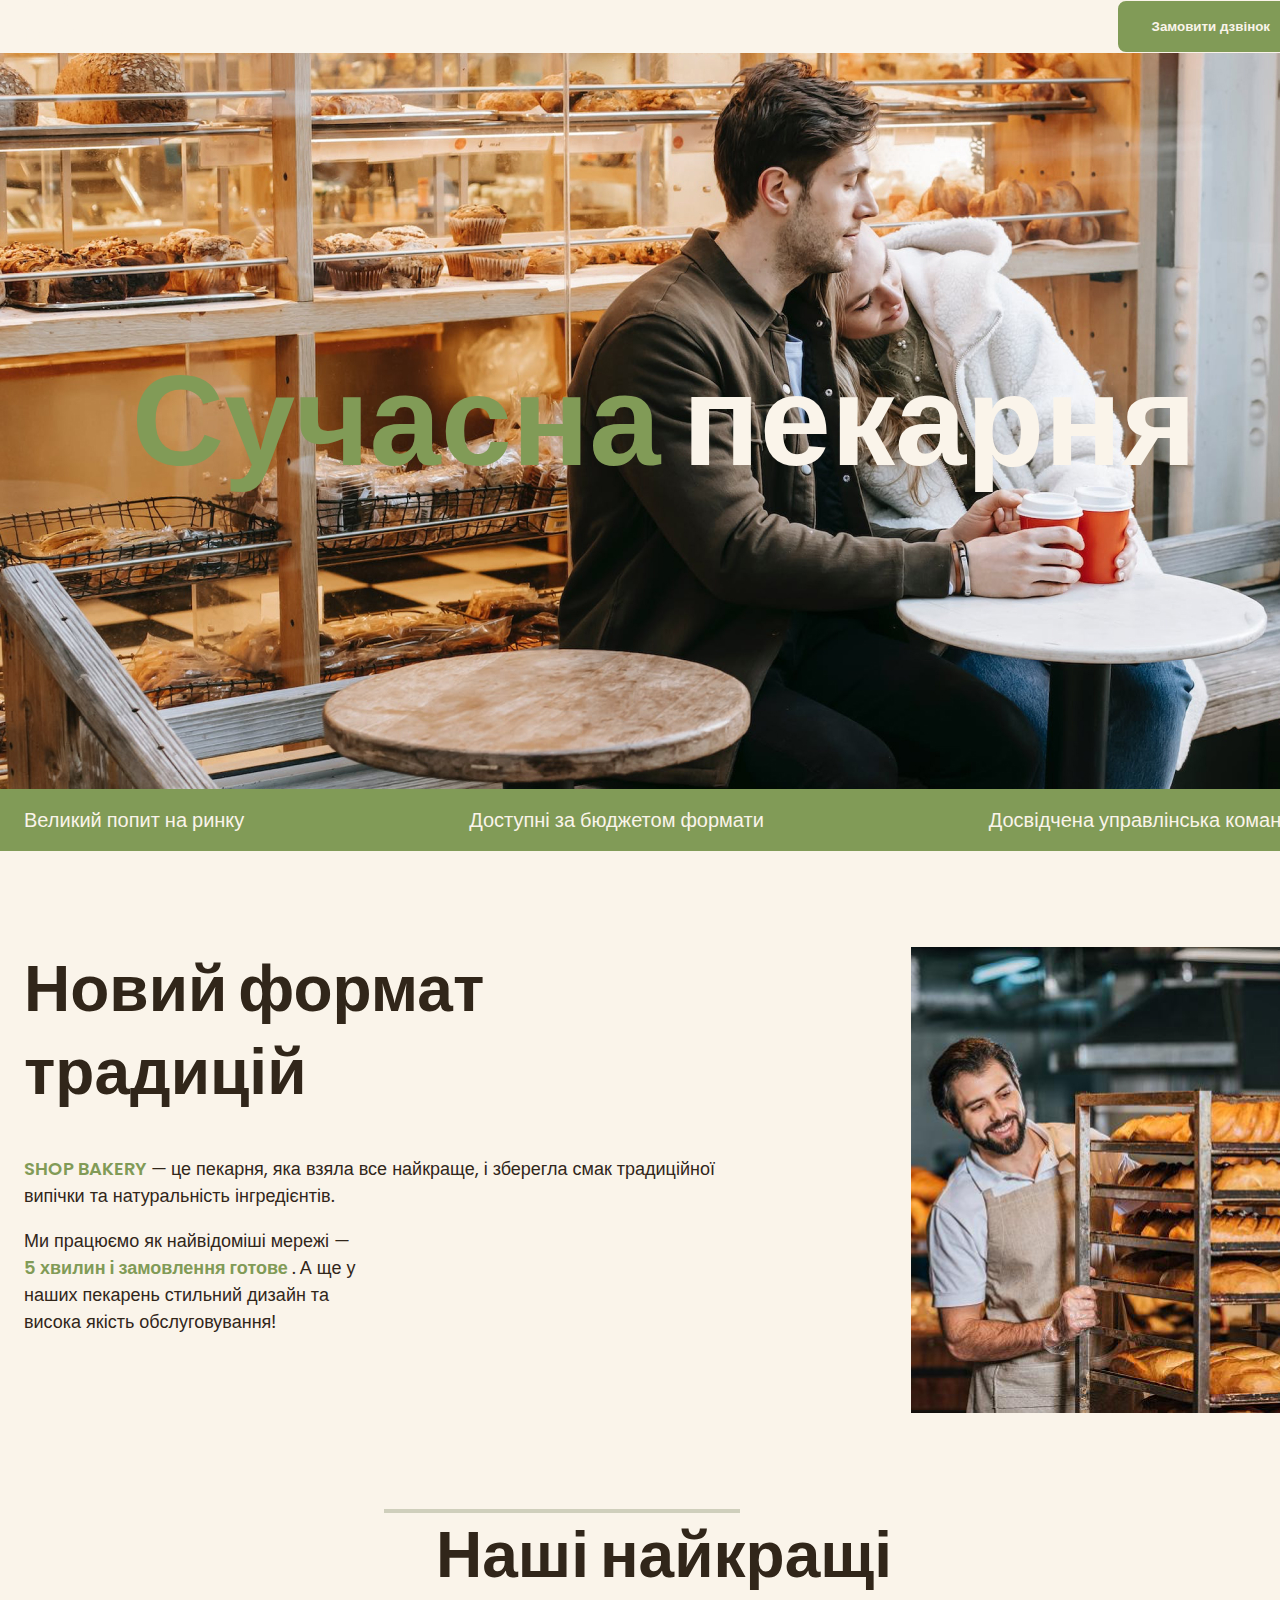
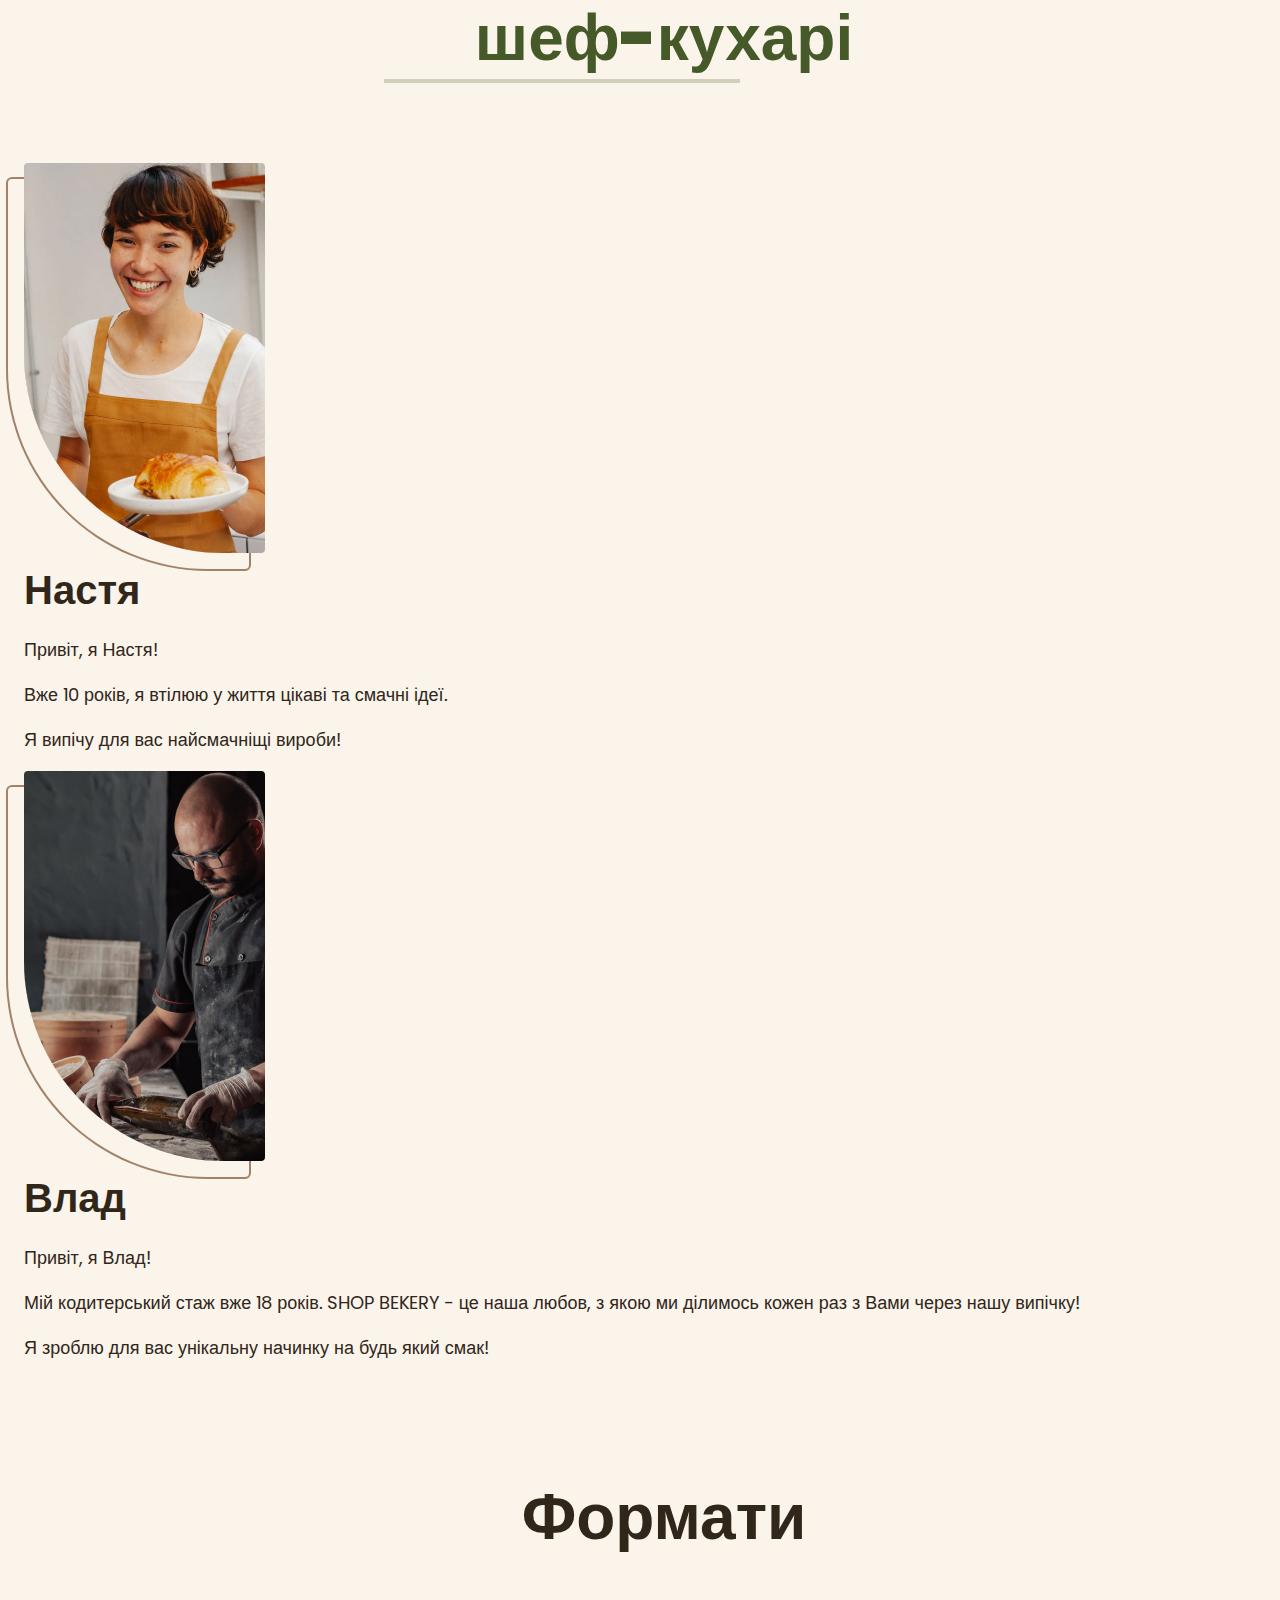
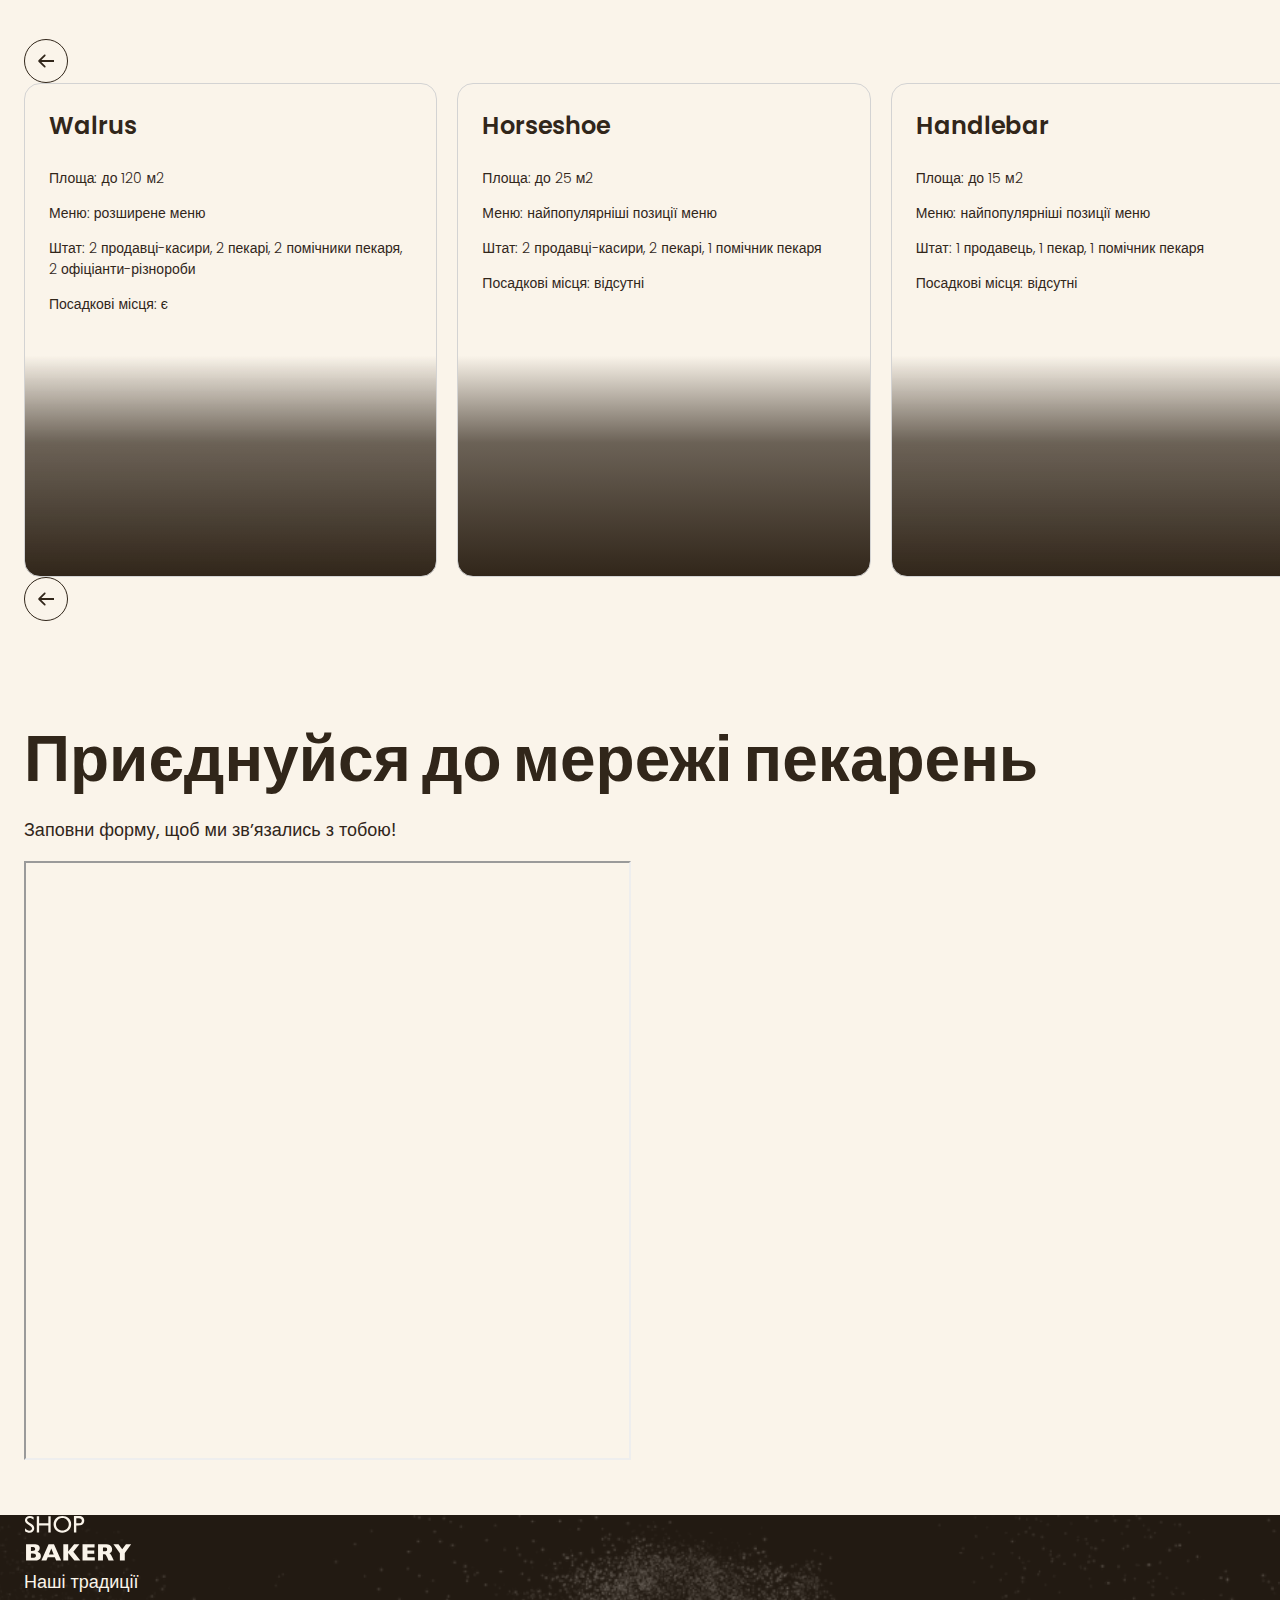
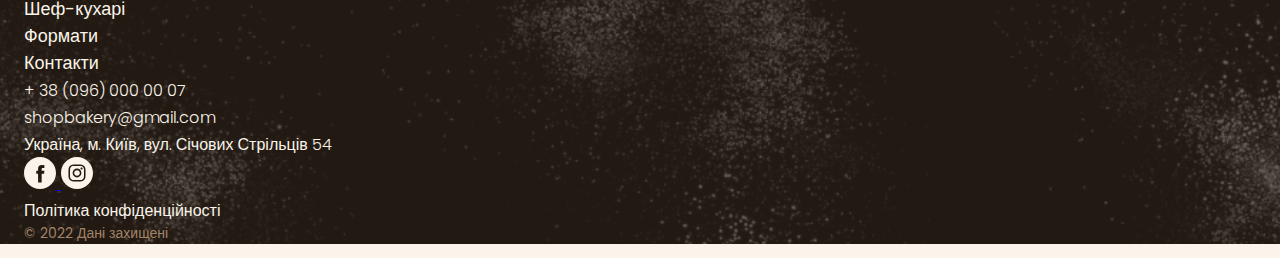
<file: index.html>
<!DOCTYPE html>
<html lang="uk">
  <head>
    <meta charset="UTF-8" />
    <meta name="viewport" content="width=device-width, initial-scale=1.0" />
    <title>Сучасна пекарня</title>
    <!-- Styles -->
    <link rel="stylesheet" href="./css/styles.css" />
  </head>
  <body>
    <header>
      <div class="container">
        <div class="header-container">
          <nav class="header-nav">
            <a href="/">
              <img src="./images/logo.svg" alt="логотип сучасної пекарні" />
            </a>
            <ul class="header-menu">
              <li><a class="link" href="#traditions-section">Наші традиції</a></li>
              <li><a class="link" href="#chefs-section">Шеф-кухарі</a></li>
              <li><a class="link" href="#formats-section">Формати</a></li>
              <li><a class="link" href="#contact-section">Контакти</a></li>
            </ul>
          </nav>
          <button class="button" type="button">Замовити дзвінок</button>
        </div>
      </div>
    </header>
    <main>
      <section class="hero-section">
        <div class="container">
          <h1 class="hero-title"><span class="accent">Сучасна</span> пекарня</h1>
        </div>
      </section>
      <section class="advantages-section">
        <div class="container">
          <h2 class="visually-hidden">Наші переваги</h2>
          <ul class="advantages-list">
            <li class="advantages-item">Великий попит на ринку</li>
            <li class="advantages-item">Доступні за бюджетом формати</li>
            <li class="advantages-item">Досвідчена управлінська команда</li>
          </ul>
        </div>
      </section>
      <section class="traditions-section section" id="traditions-section">
        <div class="container">
          <div class="traditions-container">
            <div class="traditions-content">
              <h2 class="traditions-title section-title">Новий формат традицій</h2>
              <p class="traditions-text">
                <span class="brand appercase">shop bakery</span> — це пекарня, яка взяла все найкраще, і
                зберегла смак традиційної випічки та натуральність інгредієнтів.
              </p>
              <p class="traditions-text limited">
                Ми працюємо як найвідоміші мережі — <span class="brand"> 5 хвилин і замовлення готове </span>.
                А ще у наших пекарень стильний дизайн та висока якість обслуговування!
              </p>
            </div>
            <img src="./images/baker-man.jpg" alt="Чоловік пекар дивиться на батони із посмішкою" />
          </div>
        </div>
      </section>
      <section class="section" id="chefs-section">
        <div class="container">
          <h2 class="chefs-title section-title centered">
            Наші найкращі <span class="accent">шеф-кухарі</span>
          </h2>
          <ul>
            <li>
              <article>
                <img class="chef-photo" src="./images/nastya.jpg" alt="Nastya chef" />
                <h3 class="chef-title">Настя</h3>
                <p>Привіт, я Настя!</p>
                <p>Вже 10 років, я втілюю у життя цікаві та смачні ідеї.</p>
                <p>Я випічу для вас найсмачніщі вироби!</p>
              </article>
            </li>
            <li>
              <article>
                <img class="chef-photo" src="./images/vlad.jpg" alt="Vlad chef" />
                <h3 class="chef-title">Влад</h3>
                <p>Привіт, я Влад!</p>
                <p>
                  Мій кодитерський стаж вже 18 років. SHOP BEKERY - це наша любов, з якою ми ділимось кожен
                  раз з Вами через нашу випічку!
                </p>
                <p>Я зроблю для вас унікальну начинку на будь який смак!</p>
              </article>
            </li>
          </ul>
        </div>
      </section>
      <section class="section" id="formats-section">
        <div class="container">
          <h2 class="formats-title section-title centered">Формати</h2>
          <button class="carousel-button" type="button">
            <svg width="16" height="16">
              <use href="./images/icons.svg#icon-arrow"></use>
            </svg>
          </button>
          <ul class="formats-list">
            <li class="format-item">
              <article class="format-card">
                <h3 class="format-title" lang="en">Walrus</h3>
                <div class="format-text">
                  <p>Площа: до 120 м2</p>
                  <p>Меню: розширене меню</p>
                  <p>Штат: 2 продавці-касири, 2 пекарі, 2 помічники пекаря, 2 офіціанти-різнороби</p>
                  <p>Посадкові місця: є</p>
                </div>
              </article>
            </li>
            <li class="format-item">
              <article class="format-card">
                <h3 class="format-title" lang="en">Horseshoe</h3>
                <div class="format-text">
                  <p>Площа: до 25 м2</p>
                  <p>Меню: найпопулярніші позиції меню</p>
                  <p>Штат: 2 продавці-касири, 2 пекарі, 1 помічник пекаря</p>
                  <p>Посадкові місця: відсутні</p>
                </div>
              </article>
            </li>
            <li class="format-item">
              <article class="format-card">
                <h3 class="format-title" lang="en">Handlebar</h3>
                <div class="format-text">
                  <p>Площа: до 15 м2</p>
                  <p>Меню: найпопулярніші позиції меню</p>
                  <p>Штат: 1 продавець, 1 пекар, 1 помічник пекаря</p>
                  <p>Посадкові місця: відсутні</p>
                </div>
              </article>
            </li>
          </ul>
          <button class="carousel-button" type="button">
            <svg width="16" height="16">
              <use href="./images/icons.svg#icon-arrow"></use>
            </svg>
          </button>
        </div>
      </section>
      <section class="section" id="contact-section">
        <div class="container">
          <h2 class="contact-title section-title">Приєднуйся до мережі пекарень</h2>
          <p>Заповни форму, щоб ми звʼязались з тобою!</p>
          <iframe
            src="https://www.google.com/maps/embed?pb=!1m18!1m12!1m3!1d2540.1640531314047!2d30.491233500000003!3d50.4566697!2m3!1f0!2f0!3f0!3m2!1i1024!2i768!4f13.1!3m3!1m2!1s0x40d4ce637bfe1717%3A0x5370c2254ad1b952!2z0LLRg9C70LjRhtGPINCh0ZbRh9C-0LLQuNGFINCh0YLRgNGW0LvRjNGG0ZbQsiwgNTQsINCa0LjRl9CyLCAwMjAwMA!5e0!3m2!1suk!2sua!4v1700080353958!5m2!1suk!2sua"
            width="603"
            height="595"
            allowfullscreen=""
            loading="lazy"
            referrerpolicy="no-referrer-when-downgrade"
          ></iframe>
        </div>
      </section>
    </main>
    <footer class="footer">
      <div class="container">
        <nav>
          <a href="#">
            <img src="./images/logo.svg" alt="логотип сучасної пекарні" />
          </a>
          <ul>
            <li><a class="link" href="#traditions-section">Наші традиції</a></li>
            <li><a class="link" href="#chefs-section">Шеф-кухарі</a></li>
            <li><a class="link" href="#formats-section">Формати</a></li>
            <li><a class="link" href="#contact-section">Контакти</a></li>
          </ul>
        </nav>
        <address>
          <ul>
            <li><a class="address-link" href="tel:+380960000007">+ 38 (096) 000 00 07</a></li>
            <li>
              <a class="address-link" href="mailto:shopbakery@gmail.com">shopbakery@gmail.com</a>
            </li>
            <li>
              <a class="address-link" href="https://maps.app.goo.gl/SvD66bGZupn16T4t5" target="_blank">
                Україна, м. Київ, вул. Січових Стрільців 54
              </a>
            </li>
            <li>
              <a href="#">
                <svg class="address-icon" width="32" height="32">
                  <use href="./images/icons.svg#icon-facebook"></use>
                </svg>
              </a>
              <a href="#">
                <svg class="address-icon" width="32" height="32">
                  <use href="./images/icons.svg#icon-instagram"></use>
                </svg>
              </a>
            </li>
          </ul>
          <a class="address-link" href="#" target="_blank">Політика конфіденційності</a>
          <p class="address-copyright">&copy; 2022 Дані захищені</p>
        </address>
      </div>
    </footer>
  </body>
</html>
</file>
<file: css/styles.css>
@font-face {
  font-display: swap;
  font-family: 'Poppins';
  font-style: normal;
  font-weight: 300;
  src: url('../fonts/poppins-v20-latin-300.woff2') format('woff2');
}

@font-face {
  font-display: swap;
  font-family: 'Poppins';
  font-style: normal;
  font-weight: 400;
  src: url('../fonts/poppins-v20-latin-regular.woff2') format('woff2');
}

@font-face {
  font-display: swap;
  font-family: 'Poppins';
  font-style: normal;
  font-weight: 600;
  src: url('../fonts/poppins-v20-latin-600.woff2') format('woff2');
}

@font-face {
  font-display: swap;
  font-family: 'Poppins';
  font-style: normal;
  font-weight: 900;
  src: url('../fonts/poppins-v20-latin-900.woff2') format('woff2');
}

:root {
  --color-primary-dark: #31261a;
  --color-primary-light: #faf4ea;
  --color-brand-normal: #819b57;
  --color-brand-dark: #465929;
  --color-brand-light: #cfcfbc;
  --color-secondary-dark: #a18268;
}

/* Base */
body {
  color: var(--color-primary-dark);
  background-color: var(--color-primary-light);
  font-family: 'Poppins', sans-serif;
  font-size: 18px;
  font-weight: 400;
  line-height: 1.5;
  margin: 0;
}

h1,
h2,
h3,
h4,
h5,
h6,
p {
  margin-top: 0;
}

address {
  font-style: normal;
}

ul {
  margin: 0;
  padding: 0;
  list-style-type: none;
}

.visually-hidden {
  position: absolute;
  left: -10000px;
  top: auto;
  width: 1px;
  height: 1px;
  overflow: hidden;
}

.section {
  padding: 48px 0;
}

.container {
  width: 100%;
  max-width: 1288px;
  margin: 0 auto;
  padding: 0 24px;
}

/* Button */
.button {
  color: var(--color-primary-light);
  font-weight: 600;
  background-color: var(--color-brand-normal);
  border: 2px solid var(--color-brand-normal);
  border-radius: 8px;
  cursor: pointer;
  padding: 16px 32px;
}

.button:hover {
  color: var(--color-brand-dark);
  background-color: transparent;
}

/* Link */
.link {
  color: var(--color-primary-light);
  line-height: 1.5;
  text-decoration: none;
}

.link:hover {
  color: var(--color-brand-normal);
}

/* Header */
.header-container {
  display: flex;
  align-items: center;
  gap: 40px;
}

.header-nav {
  display: flex;
  align-items: center;
  flex-grow: 1;
  gap: 40px;
}

.header-menu {
  display: flex;
  gap: 64px;
  flex-grow: 1;
  justify-content: center;
}

/* Hero section */
.hero-section {
  padding: 272px 0;
  background-image: url('../images/main_bg.jpg');
  background-repeat: no-repeat;
  background-position: center top;
  background-size: cover;
}

.hero-title {
  margin-bottom: 0;
  color: var(--color-primary-light);
  text-align: center;
  font-size: 128px;
  font-weight: 900;
}

.hero-title .accent {
  color: var(--color-brand-normal);
}

/* Advantages section */

.advantages-section {
  padding: 16px 0;
  background-color: var(--color-brand-normal);
}

.advantages-list {
  display: flex;
  justify-content: space-between;
  gap: 40px;
}

.advantages-item {
  font-size: 20px;
  font-weight: 300;
  color: var(--color-primary-light);
}

.section-title {
  font-size: 64px;
  font-weight: 900;
  line-height: 1.3;
}

.section-title.centered {
  text-align: center;
}

.section-title .accent {
  color: var(--color-brand-dark);
}

/* traditions-section*/
.traditions-section {
  padding-top: 96px;
}

.traditions-container {
  display: flex;
  justify-content: space-between;
  gap: 40px;
}

.traditions-content {
  max-width: 710px;
}

.traditions-title {
  margin-bottom: 42px;
}

.traditions-text .brand {
  color: var(--color-brand-normal);
  font-weight: 600;
}

.traditions-text .appercase {
  text-transform: uppercase;
}

.traditions-text.limited {
  max-width: 340px;
}

/* Chefs sections */
.chef-title {
  margin-bottom: 16px;
  font-size: 40px;
  font-weight: 600;
}

.chefs-title {
  max-width: 560px;
  margin: 0 auto 80px;
}

.chefs-title::before,
.chefs-title::after {
  display: block;
  width: 352px;
  border: 2px solid var(--color-brand-light);
  content: '';
}

.chef-photo {
  border-radius: 4px 4px 4px 200px;
  box-shadow: -16px 16px 0 0 var(--color-primary-light), -16px 16px 0 2px var(--color-secondary-dark);
}

/* formats-section */
.format-card {
  height: 444px;
  border: 1px solid lightgray; /*remove (delete)*/
  border-radius: 16px;
  padding: 24px;
  background-image: linear-gradient(
    180deg,
    rgba(49, 38, 26, 0) 55.21%,
    rgba(49, 38, 26, 0.71) 72.92%,
    var(--color-primary-dark) 100%
  );
}

.formats-list {
  display: flex;
  gap: 20px;
  flex-wrap: wrap;
}

.format-item {
  flex-basis: calc((100% - 40px) / 3);
}

.format-title {
  font-size: 24px;
  font-weight: 600;
}

.formats-title {
  margin-bottom: 80px;
}

.format-text {
  font-size: 14px;
  font-weight: 300;
}

/* carousel*/

.carousel-button {
  display: flex;
  align-items: center;
  justify-content: center;
  cursor: pointer;
  width: 44px;
  height: 44px;
  padding: 0;
  border-radius: 50%;
  background-color: transparent;
  fill: var(--color-primary-dark);
  border: 1px solid var(--color-primary-dark);
}

.carousel-button:hover {
  background-color: var(--color-primary-dark);
  fill: var(--color-primary-light);
}

/* contact section */

.contact-title {
  margin-bottom: 16px;
}

/* footer */
.address-link {
  color: var(--color-primary-light);
  font-size: 16px;
  font-weight: 300;
  text-decoration: none;
}

.address-link:hover {
  color: var(--color-brand-normal);
}

.address-icon {
  fill: var(--color-primary-light);
}

.address-icon:hover {
  fill: var(--color-brand-normal);
}

.address-copyright {
  font-size: 14px;
  color: var(--color-secondary-dark);
}

.footer {
  background-image: url('../images/footer_bg.png');
  background-color: var(--color-primary-dark);
  background-repeat: no-repeat;
  background-size: cover;
  background-position: center;
}
</file>
